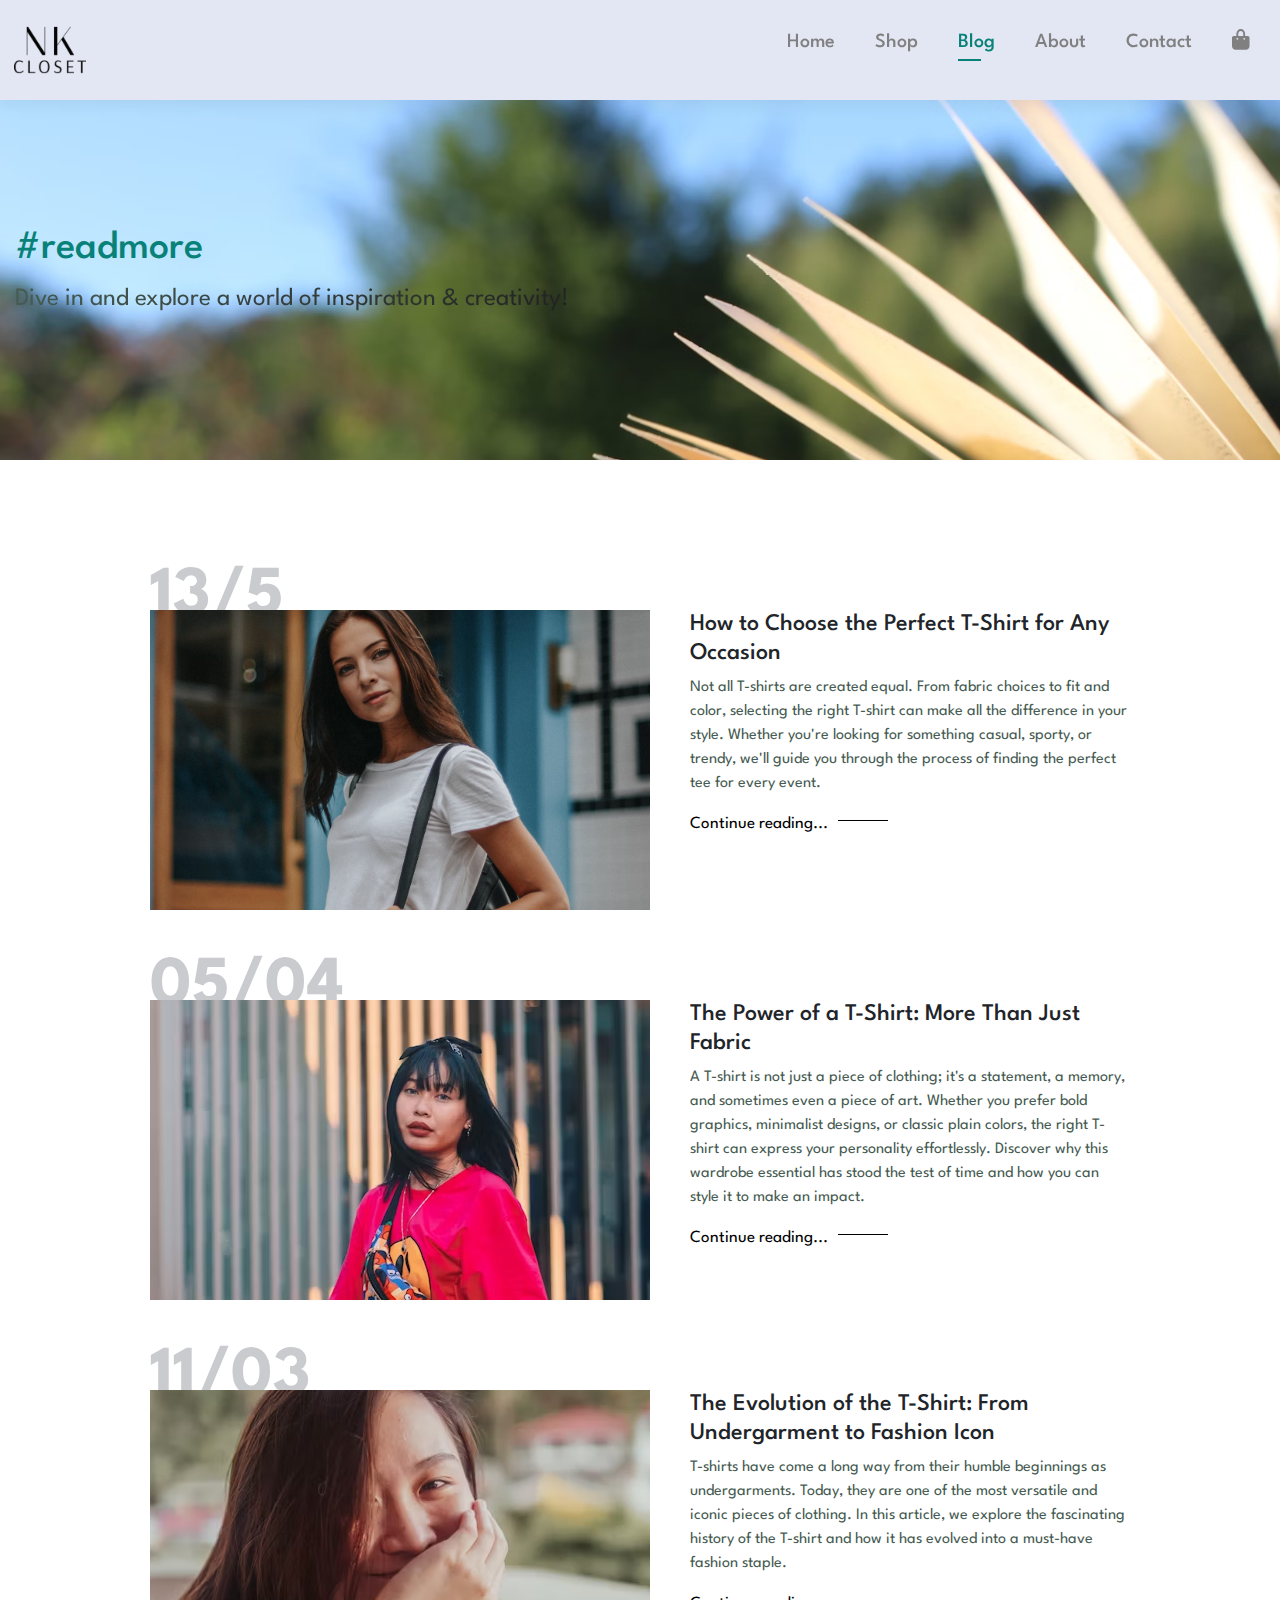
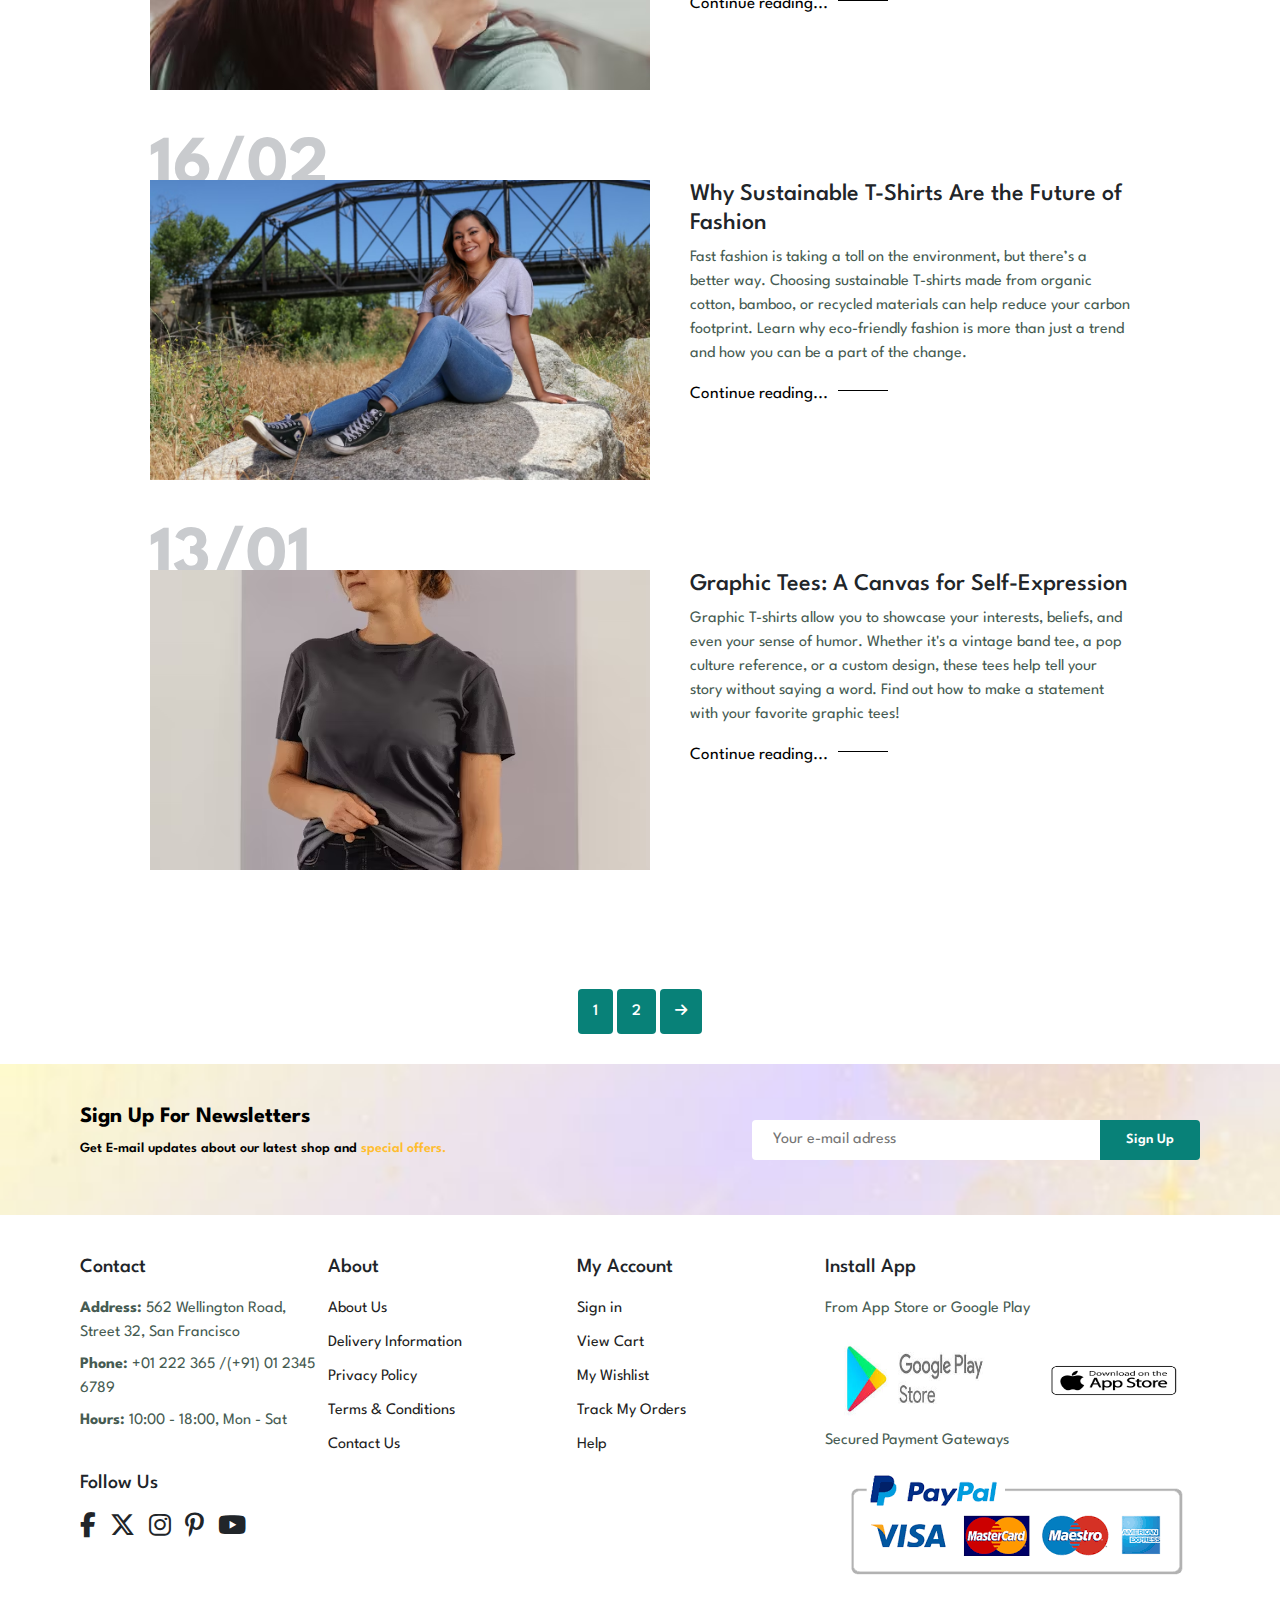
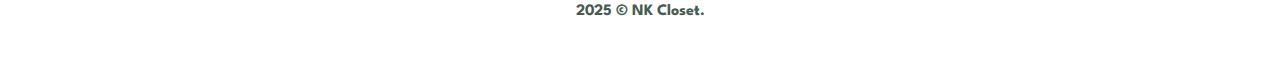
<file: blog.html>
<!DOCTYPE html>
<html lang="en">
<head>
    <meta charset="UTF-8">
    <meta name="viewport" content="width=device-width, initial-scale=1.0">
    <title>Frontend Ecommerce</title>
    <link rel="stylesheet" href="https://cdnjs.cloudflare.com/ajax/libs/font-awesome/6.7.2/css/all.min.css">
    <link rel="stylesheet" href="style.css"> 
    <link href="https://cdn.jsdelivr.net/npm/bootstrap@5.3.2/dist/css/bootstrap.min.css" rel="stylesheet">
</head>
<body>
    <section id="header">
        <a href="#"><img src="logo/logo1.png" class="logo" alt="shop logo"></a>
        <div>
            <ul id="navbar">
                <li><a  href="index.html">Home</a></li>
                <li><a  href="shop.html">Shop</a></li>
                <li><a class="active" href="blog.html">Blog</a></li>
                <li><a href="about.html">About</a></li>
                <li><a href="contact.html">Contact</a></li>
                <li id="lg-bag"><a href="cart.html"><i class="fa-solid fa-bag-shopping"></i></a></li>
                <a href="#" id="close"><i class="fa-solid fa-xmark"></i></a>
            </ul>
        </div>
        <div id="mobile">
          <a href="cart.html"><i class="fa-solid fa-bag-shopping"></i></a> 
          <i id="bar" class="fas fa-outdent"></i>
      
        </div>


    </section>

    <section id="page-header" class="blog-header">
      <div>
        <h2>#readmore</h2>
        <p>Dive in and explore a world of inspiration & creativity!

        </p>
      </div>
    </section>
    <section id="blog">
        <div class="blog-box">
            <div class="blog-img">
                <img src="/blog+about/blog 1.avif">
            </div>
            <div class="blog-details">
                <h4>How to Choose the Perfect T-Shirt for Any Occasion</h4>
                <p>Not all T-shirts are created equal. From fabric choices to fit and color, selecting the right T-shirt can make all the difference in your style. Whether you're looking for something casual, sporty, or trendy, we'll guide you through the process of finding the perfect tee for every event.</p>
                <a href="#">Continue reading...</a>
            </div>
            <h1>13/5</h1>
           
        </div>
        <div class="blog-box">
          <div class="blog-img">
              <img src="/blog+about/blog 4.avif">
          </div>
          <div class="blog-details">
              <h4>The Power of a T-Shirt: More Than Just Fabric</h4>
              <p>A T-shirt is not just a piece of clothing; it's a statement, a memory, and sometimes even a piece of art. Whether you prefer bold graphics, minimalist designs, or classic plain colors, the right T-shirt can express your personality effortlessly. Discover why this wardrobe essential has stood the test of time and how you can style it to make an impact.</p>
              <a href="#">Continue reading...</a>
          </div>
          <h1>05/04</h1>
         
      </div>
      <div class="blog-box">
        <div class="blog-img">
            <img src="/blog+about/blog 3.avif">
        </div>
        <div class="blog-details">
            <h4>The Evolution of the T-Shirt: From Undergarment to Fashion Icon</h4>
            <p>T-shirts have come a long way from their humble beginnings as undergarments. Today, they are one of the most versatile and iconic pieces of clothing. In this article, we explore the fascinating history of the T-shirt and how it has evolved into a must-have fashion staple.</p>
            <a href="#">Continue reading...</a>
        </div>
        <h1>11/03</h1>
       
    </div>
    <div class="blog-box">
      <div class="blog-img">
          <img src="/blog+about/blog 2.avif">
      </div>
      <div class="blog-details">
          <h4>Why Sustainable T-Shirts Are the Future of Fashion</h4>
          <p>Fast fashion is taking a toll on the environment, but there’s a better way. Choosing sustainable T-shirts made from organic cotton, bamboo, or recycled materials can help reduce your carbon footprint. Learn why eco-friendly fashion is more than just a trend and how you can be a part of the change.</p>
          <a href="#">Continue reading...</a>
      </div>
      <h1>16/02</h1>
     
  </div>
  <div class="blog-box">
    <div class="blog-img">
        <img src="/blog+about/blog 5.avif">
    </div>
    <div class="blog-details">
        <h4>Graphic Tees: A Canvas for Self-Expression</h4>
        <p>Graphic T-shirts allow you to showcase your interests, beliefs, and even your sense of humor. Whether it's a vintage band tee, a pop culture reference, or a custom design, these tees help tell your story without saying a word. Find out how to make a statement with your favorite graphic tees!</p>
        <a href="#">Continue reading...</a>
    </div>
    <h1>13/01</h1>
   
</div>
    </section>

    <section id="pagination" class="section-p1">
      <a href="#">1</a>
      <a href="#">2</a>
      <a href="#"><i class="fa-solid fa-arrow-right"></i></a>
         
    </section>

    <section id="newsletter" class="section-p1" class="section-m1">
      <div class="newstext">
        <h4>Sign Up For Newsletters</h4>
        <p>Get E-mail updates about our latest shop and <span>special offers.</span></p>
      </div>
      <div class="form">
        <input type="email" placeholder="Your e-mail adress">
        <button class="normal">Sign Up</button>

      </div>
    </section>

    <footer class="section-p1">
      <div class="col contact">
        <h4>Contact</h4>
        <p><strong>Address:</strong> 562 Wellington Road, Street 32, San Francisco</p>
        <p><strong>Phone:</strong> 
        +01 222 365 /(+91) 01 2345 6789</p>
        <p><strong>Hours:</strong> 10:00 - 18:00, Mon - Sat</p>
        <div class="follow">
          <h4>Follow Us</h4>
          <div class="icon">
            <i class="fab fa-facebook-f"></i>
            <i class="fab fa-x-twitter"></i>
            <i class="fab fa-instagram"></i>
            <i class="fab fa-pinterest-p"></i>
            <i class="fab fa-youtube"></i>
          </div>
        </div>
      </div>

      <div class="col">
        <h4>About</h4>
        <a href="#">About Us</a>
        <a href="#">Delivery Information</a>
        <a href="#">Privacy Policy</a>
        <a href="#">Terms & Conditions</a>
        <a href="#">Contact Us</a>
      </div>

      <div class="col">
        <h4>My Account</h4>
        <a href="#">Sign in</a>
        <a href="#">View Cart</a>
        <a href="#">My Wishlist</a>
        <a href="#">Track My Orders</a>
        <a href="#">Help</a>
      </div>

      <div class="col install">
        <h4>Install App</h4>
        <p>From App Store or Google Play</p>
        <div class="row">
         <img src="/footer/google play 2.jfif"> 
         <img src="/footer/app store.png" alt="">
        </div>
        <p>Secured Payment Gateways</p>
        <img class="payment" src="/footer/payment.png" alt="">
      </div>

      <div class="copyright">
        <p>2025 © NK Closet.</p>
      </div>

    </footer>








    <script src="https://cdn.jsdelivr.net/npm/bootstrap@5.3.2/dist/js/bootstrap.bundle.min.js"></script>
    <script src="script.js"></script>
</body>
</html>
</file>
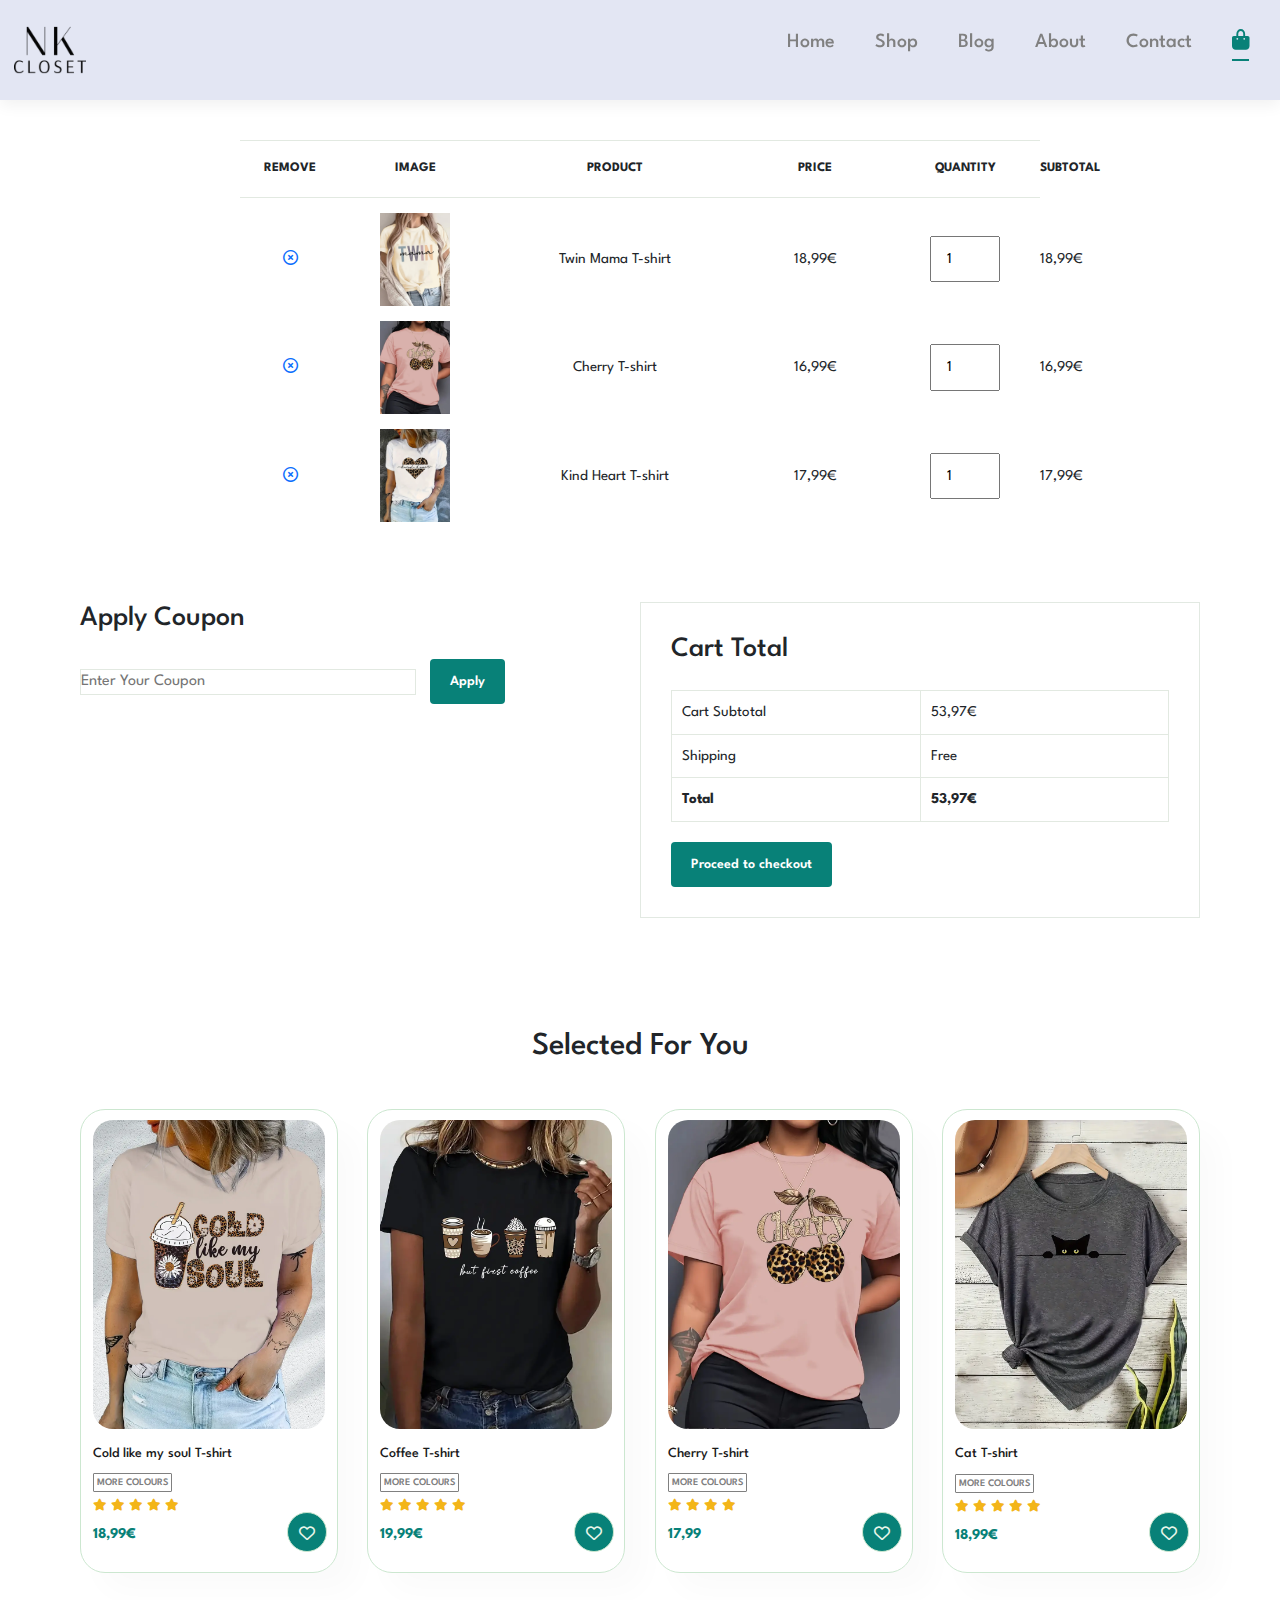
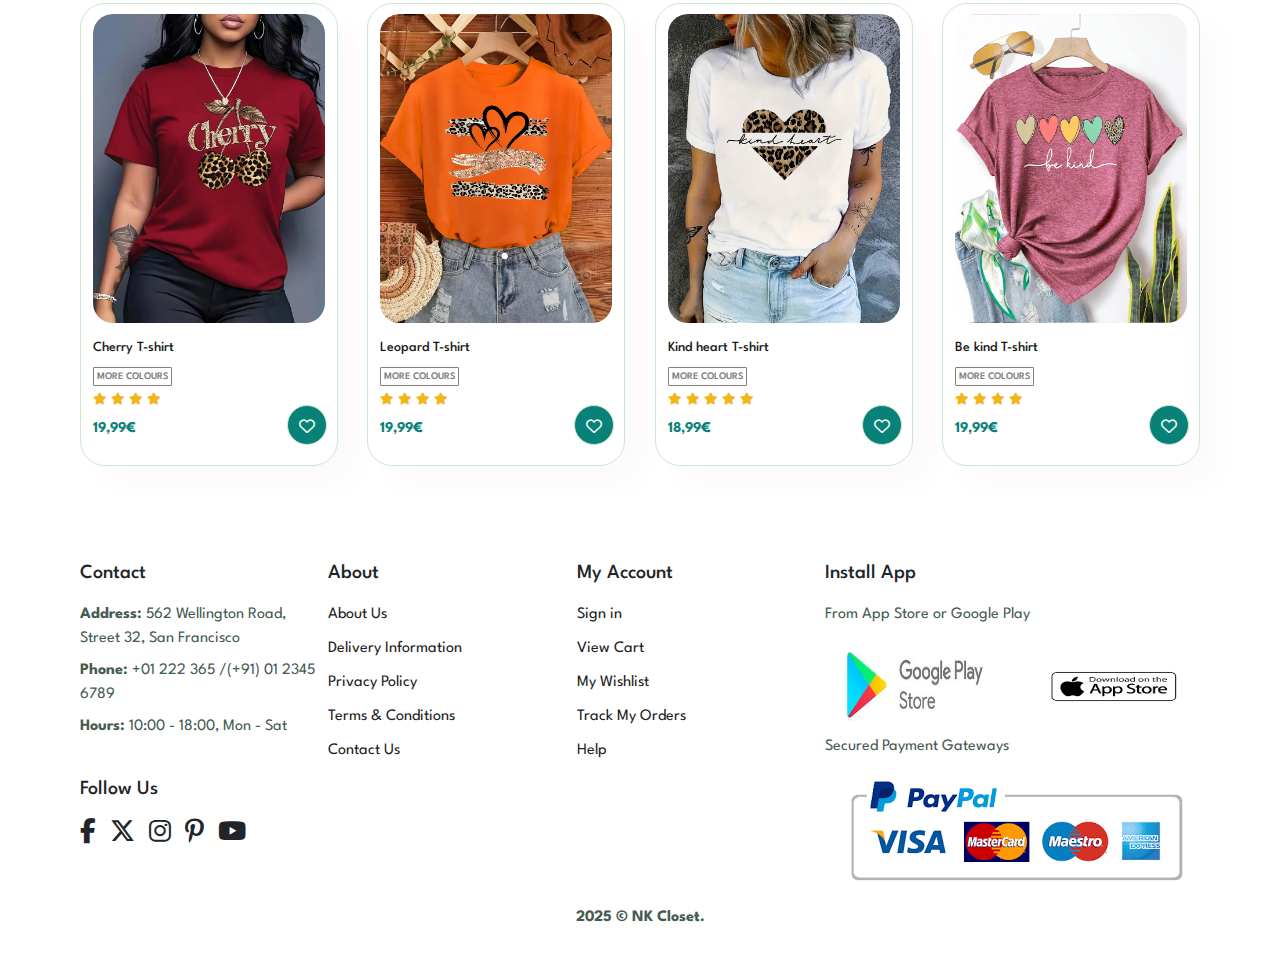
<file: cart.html>
<!DOCTYPE html>
<html lang="en">
<head>
    <meta charset="UTF-8">
    <meta name="viewport" content="width=device-width, initial-scale=1.0">
    <title>Frontend Ecommerce</title>
    <link rel="stylesheet" href="https://cdnjs.cloudflare.com/ajax/libs/font-awesome/6.7.2/css/all.min.css">
    <link rel="stylesheet" href="style.css"> 
    <link href="https://cdn.jsdelivr.net/npm/bootstrap@5.3.2/dist/css/bootstrap.min.css" rel="stylesheet">
</head>
<body>
    <section id="header">
        <a href="#"><img src="logo/logo1.png" class="logo" alt="shop logo"></a>
        <div>
            <ul id="navbar">
                <li><a  href="index.html">Home</a></li>
                <li><a  href="shop.html">Shop</a></li>
                <li><a  href="blog.html">Blog</a></li>
                <li><a  href="about.html">About</a></li>
                <li><a  href="contact.html">Contact</a></li>
                <li id="lg-bag"><a class="active" href="cart.html"><i class="fa-solid fa-bag-shopping"></i></a></li>
                <a href="#" id="close"><i class="fa-solid fa-xmark"></i></a>
            </ul>
        </div>
        <div id="mobile">
          <a href="cart.html"><i class="fa-solid fa-bag-shopping"></i></a> 
          <i id="bar" class="fas fa-outdent"></i>
      
        </div>


    </section>

    <section id="cart" class="section-p1">
        <table width="100%">
            <thead>
                <tr>
                    <td>Remove</td>
                    <td>Image</td>
                    <td>Product</td>
                    <td>Price</td>
                    <td>Quantity</td>
                    <td>Subtotal</td>
                </tr>
            </thead>
            <tbody>
              <tr>
                <td><a href="#"><i class="far fa-times-circle"></i></a></td>
                <td><img src="/T-SHIRTS/twin mama yellow.webp"></td>
                <td>Twin Mama T-shirt</td>
                <td>18,99€</td>
                <td><input type="number" value="1"></td>
                <td>18,99€</td>
              </tr>
              <tr>
                <td><a href="#"><i class="far fa-times-circle"></i></a></td>
                <td><img src="/T-SHIRTS/cherry pink.webp"></td>
                <td>Cherry T-shirt</td>
                <td>16,99€</td>
                <td><input type="number" value="1"></td>
                <td>16,99€</td>
              </tr>
              <tr>
                <td><a href="#"><i class="far fa-times-circle"></i></a></td>
                <td><img src="/T-SHIRTS/kind heart white.webp"></td>
                <td>Kind Heart T-shirt</td>
                <td>17,99€</td>
                <td><input type="number" value="1"></td>
                <td>17,99€</td>
              </tr>
          
            </tbody>

        </table>

    </section>

    <section id="cart-add" class="section-p1">
      <div id="coupon">
        <h3>Apply Coupon</h3>
        <div>
          <input type="text" placeholder="Enter Your Coupon">
          <button class="normal">Apply</button>
        </div>
      </div>

      <div id="subtotal">
        <h3>Cart Total</h3>
        <table>
          <tr>
            <td>Cart Subtotal</td>
            <td>53,97€</td>
          </tr>

          <tr>
            <td>Shipping</td>
            <td>Free</td>
          </tr>

          <tr>
            <td><strong>Total</strong></td>
            <td><strong>53,97€</strong></td>
          </tr>
        
        </table>
        <button class="normal">Proceed to checkout</button>
      </div>

    </section>

    <section id="product1" class="section-p1">
      <h2>Selected For You</h2>
      <div class="pro-container">
        <div class="pro">
          <img src="T-SHIRTS/cold like my soul beige.webp">
          <div class="des">
            <h5>Cold like my soul T-shirt</h5>
            <div class="color-btn">
              <button>MORE COLOURS</button>
            </div>
            <div class="star">
             <i class="fas fa-star"></i> 
             <i class="fas fa-star"></i> 
             <i class="fas fa-star"></i> 
             <i class="fas fa-star"></i> 
             <i class="fas fa-star"></i> 
            </div>
            <h4>18,99€</h4>
          </div>
          <a href="#"><i class="fa-solid fa-heart heart"></i></a>

        </div>
        <div class="pro">
          <img src="T-SHIRTS/cofees black.webp">
          <div class="des">
            <h5>Coffee T-shirt</h5>
            <div class="color-btn">
              <button>MORE COLOURS</button>
            </div>
            <div class="star">
             <i class="fas fa-star"></i> 
             <i class="fas fa-star"></i> 
             <i class="fas fa-star"></i> 
             <i class="fas fa-star"></i> 
             <i class="fas fa-star"></i> 
            </div>
            <h4>19,99€</h4>
          </div>
          <a href="#"><i class="fa-solid fa-heart heart"></i></a>

        </div>
        <div class="pro">
          <img src="T-SHIRTS/cherry pink.webp">
          <div class="des">
            <h5>Cherry T-shirt</h5>
            <div class="color-btn">
              <button>MORE COLOURS</button>
            </div>
            <div class="star">
             <i class="fas fa-star"></i> 
             <i class="fas fa-star"></i> 
             <i class="fas fa-star"></i> 
             <i class="fas fa-star"></i> 
            </div>
            <h4>17,99</h4>
          </div>
          <a href="#"><i class="fa-solid fa-heart heart"></i></a>

        </div>
        <div class="pro">
          <img src="T-SHIRTS/cat grey.webp">
          <div class="des">
            <h5>Cat T-shirt</h5>
            <div class="color-btn">
              <button>MORE COLOURS</button>
            </div>
            <div class="star">
             <i class="fas fa-star"></i> 
             <i class="fas fa-star"></i> 
             <i class="fas fa-star"></i> 
             <i class="fas fa-star"></i> 
             <i class="fas fa-star"></i> 
            </div>
            <h4>18,99€</h4>
          </div>
          <a href="#"><i class="fa-solid fa-heart heart"></i></a>

        </div>
        <div class="pro">
          <img src="T-SHIRTS/cherry burgundy.webp">
          <div class="des">
            <h5>Cherry T-shirt</h5>
            <div class="color-btn">
              <button>MORE COLOURS</button>
            </div>
            <div class="star">
             <i class="fas fa-star"></i> 
             <i class="fas fa-star"></i> 
             <i class="fas fa-star"></i> 
             <i class="fas fa-star"></i> 
            </div>
            <h4>19,99€</h4>
          </div>
          <a href="#"><i class="fa-solid fa-heart heart"></i></a>

        </div>
        <div class="pro">
          <img src="T-SHIRTS/leopard orange.webp">
          <div class="des">
            <h5>Leopard T-shirt</h5>
            <div class="color-btn">
              <button>MORE COLOURS</button>
            </div>
            <div class="star">
             <i class="fas fa-star"></i> 
             <i class="fas fa-star"></i> 
             <i class="fas fa-star"></i> 
             <i class="fas fa-star"></i> 
            </div>
            <h4>19,99€</h4>
          </div>
          <a href="#"><i class="fa-solid fa-heart heart"></i></a>

        </div>
        <div class="pro">
          <img src="T-SHIRTS/kind heart white.webp">
          <div class="des">
            <h5>Kind heart T-shirt</h5>
            <div class="color-btn">
              <button>MORE COLOURS</button>
            </div>
            <div class="star">
             <i class="fas fa-star"></i> 
             <i class="fas fa-star"></i> 
             <i class="fas fa-star"></i> 
             <i class="fas fa-star"></i> 
             <i class="fas fa-star"></i> 
            </div>
            <h4>18,99€</h4>
          </div>
          <a href="#"><i class="fa-solid fa-heart heart"></i></a>

        </div>
        <div class="pro">
          <img src="T-SHIRTS/be kind pink.webp">
          <div class="des">
            <h5>Be kind T-shirt</h5>
            <div class="color-btn">
              <button>MORE COLOURS</button>
            </div>
            <div class="star">
             <i class="fas fa-star"></i> 
             <i class="fas fa-star"></i> 
             <i class="fas fa-star"></i> 
             <i class="fas fa-star"></i> 
            </div>
            <h4>19,99€</h4>
          </div>
          <a href="#"><i class="fa-solid fa-heart heart"></i></a>

        </div>
       
      </div>

    </section>

    <footer class="section-p1">
      <div class="col contact">
        <h4>Contact</h4>
        <p><strong>Address:</strong> 562 Wellington Road, Street 32, San Francisco</p>
        <p><strong>Phone:</strong> 
        +01 222 365 /(+91) 01 2345 6789</p>
        <p><strong>Hours:</strong> 10:00 - 18:00, Mon - Sat</p>
        <div class="follow">
          <h4>Follow Us</h4>
          <div class="icon">
            <i class="fab fa-facebook-f"></i>
            <i class="fab fa-x-twitter"></i>
            <i class="fab fa-instagram"></i>
            <i class="fab fa-pinterest-p"></i>
            <i class="fab fa-youtube"></i>
          </div>
        </div>
      </div>

      <div class="col">
        <h4>About</h4>
        <a href="#">About Us</a>
        <a href="#">Delivery Information</a>
        <a href="#">Privacy Policy</a>
        <a href="#">Terms & Conditions</a>
        <a href="#">Contact Us</a>
      </div>

      <div class="col">
        <h4>My Account</h4>
        <a href="#">Sign in</a>
        <a href="#">View Cart</a>
        <a href="#">My Wishlist</a>
        <a href="#">Track My Orders</a>
        <a href="#">Help</a>
      </div>

      <div class="col install">
        <h4>Install App</h4>
        <p>From App Store or Google Play</p>
        <div class="row">
         <img src="/footer/google play 2.jfif"> 
         <img src="/footer/app store.png" alt="">
        </div>
        <p>Secured Payment Gateways</p>
        <img class="payment" src="/footer/payment.png" alt="">
      </div>

      <div class="copyright">
        <p>2025 © NK Closet.</p>
      </div>

    </footer>








    <script src="https://cdn.jsdelivr.net/npm/bootstrap@5.3.2/dist/js/bootstrap.bundle.min.js"></script>
    <script src="script.js"></script>
</body>
</html>
</file>
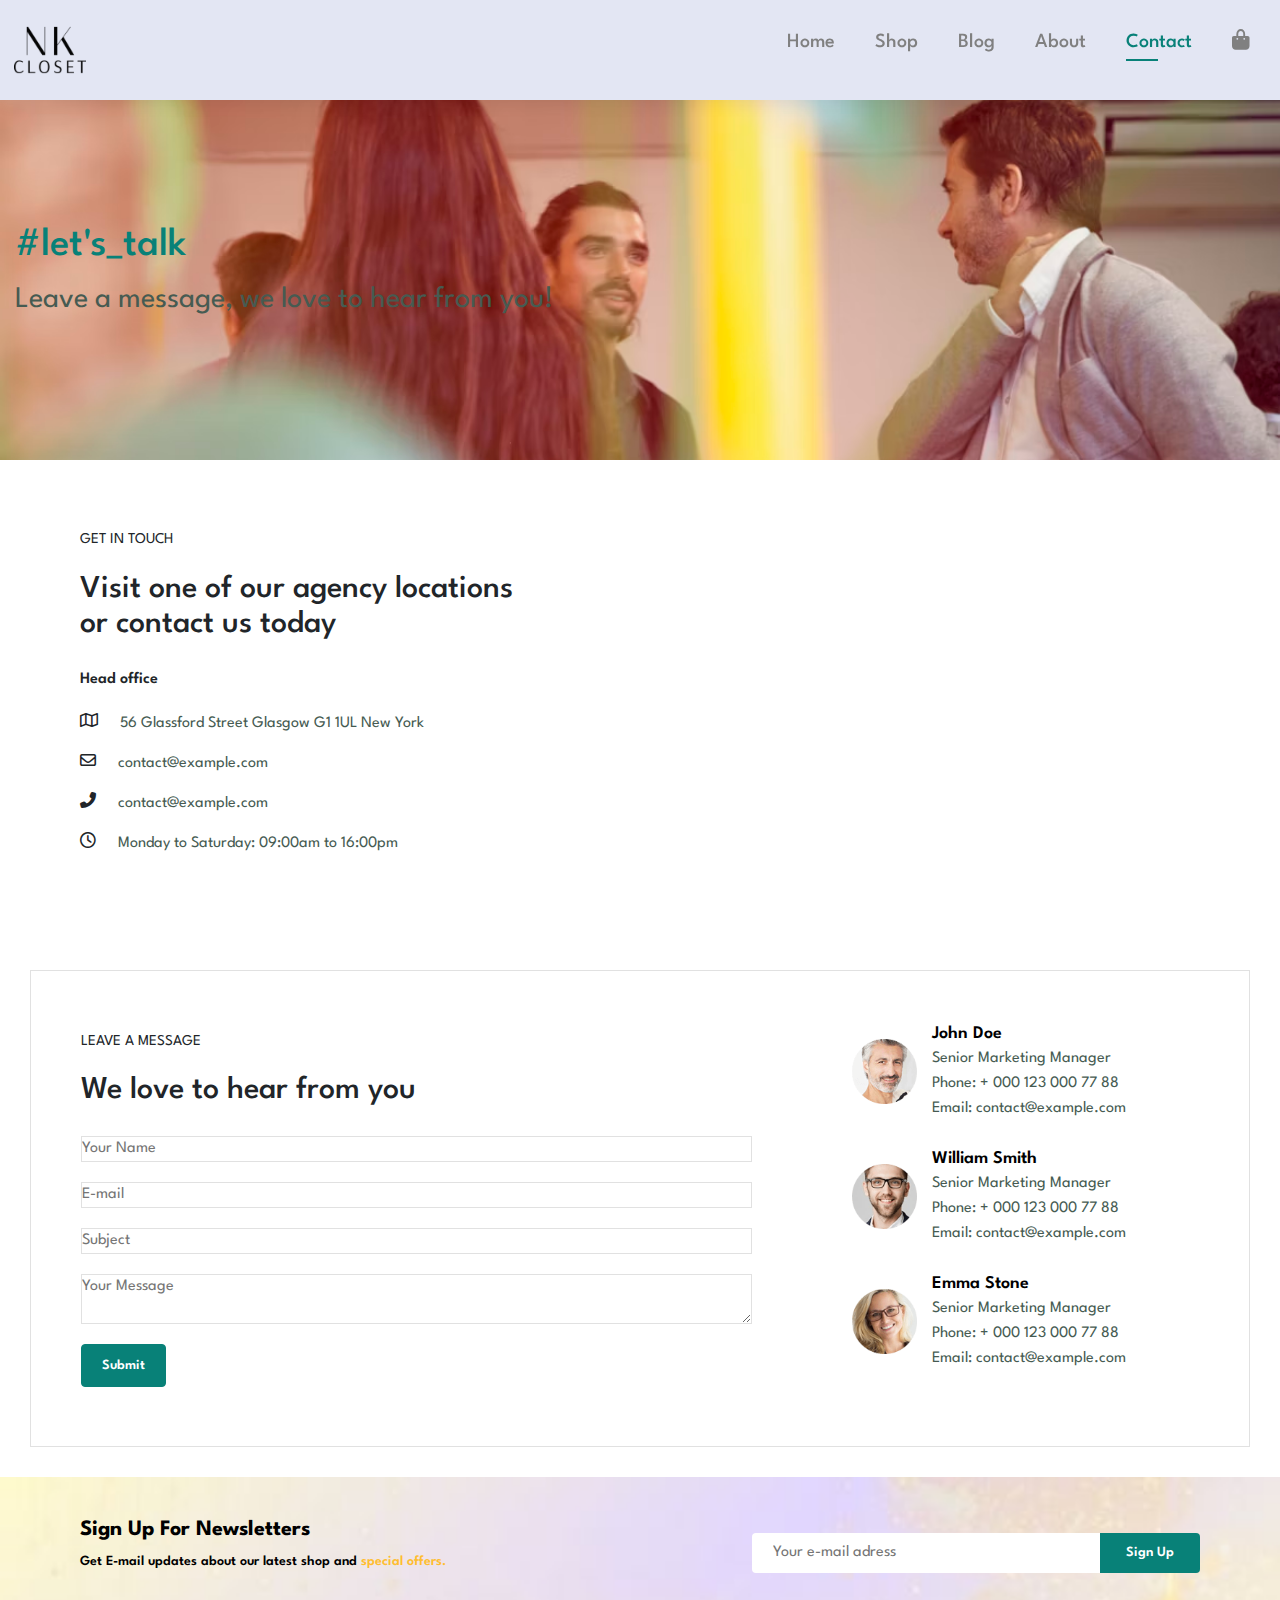
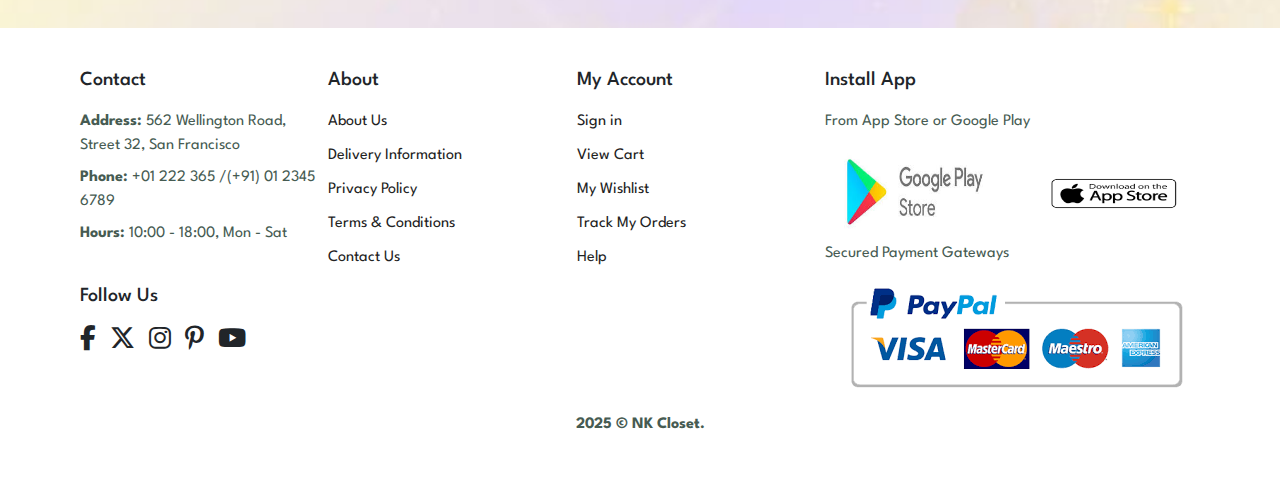
<file: contact.html>
<!DOCTYPE html>
<html lang="en">
<head>
    <meta charset="UTF-8">
    <meta name="viewport" content="width=device-width, initial-scale=1.0">
    <title>Frontend Ecommerce</title>
    <link rel="stylesheet" href="https://cdnjs.cloudflare.com/ajax/libs/font-awesome/6.7.2/css/all.min.css">
    <link rel="stylesheet" href="style.css"> 
    <link href="https://cdn.jsdelivr.net/npm/bootstrap@5.3.2/dist/css/bootstrap.min.css" rel="stylesheet">
</head>
<body>
    <section id="header">
        <a href="#"><img src="logo/logo1.png" class="logo" alt="shop logo"></a>
        <div>
            <ul id="navbar">
                <li><a  href="index.html">Home</a></li>
                <li><a  href="shop.html">Shop</a></li>
                <li><a  href="blog.html">Blog</a></li>
                <li><a  href="about.html">About</a></li>
                <li><a class="active" href="contact.html">Contact</a></li>
                <li id="lg-bag"><a href="cart.html"><i class="fa-solid fa-bag-shopping"></i></a></li>
                <a href="#" id="close"><i class="fa-solid fa-xmark"></i></a>
            </ul>
        </div>
        <div id="mobile">
          <a href="cart.html"><i class="fa-solid fa-bag-shopping"></i></a> 
          <i id="bar" class="fas fa-outdent"></i>
      
        </div>


    </section>

    <section id="page-header" class="aboutUs-header">
      <div>
        <h2>#let's_talk</h2>
        <p>Leave a message, we love to hear from you!

        </p>
      </div>
    </section>

    <section id="contact-details" class="section-p1">
        <div class="details">
            <span>GET IN TOUCH</span>
            <h2>Visit one of our agency locations or contact us today</h2>
            <h3>Head office</h3>
            <div>
                <li>
                    <i class="fa-regular fa-map"></i>
                    <p>56 Glassford Street Glasgow G1 1UL New York</p>
                </li>
                <li>
                    <i class="far fa-envelope"></i>
                    <p>contact@example.com</p>
                </li>
                <li>
                    <i class="fas fa-phone-alt"></i>
                    <p>contact@example.com</p>
                </li>
                <li>
                    <i class="far fa-clock"></i>
                    <p>Monday to Saturday: 09:00am to 16:00pm</p>
                </li>

            </div>

        </div>
        <div class="map">
            <iframe src="https://www.google.com/maps/embed?pb=!1m18!1m12!1m3!1d9780.37241253117!2d0.10286827185120176!3d52.20535555168303!2m3!1f0!2f0!3f0!3m2!1i1024!2i768!4f13.1!3m3!1m2!1s0x47d8774ed42712a9%3A0x21ca80abf36db5bb!2sCambridge%20University!5e0!3m2!1ses!2ses!4v1744048822693!5m2!1ses!2ses" width="600" height="450" style="border:0;" allowfullscreen="" loading="lazy" referrerpolicy="no-referrer-when-downgrade"></iframe>
        </div>

    </section>

    <section id="form-details">
      <form action="">

      <span>LEAVE A MESSAGE</span>
      <h2>We love to hear from you</h2>
      <input type="text" placeholder="Your Name"> 
      <input type="email" placeholder="E-mail"> 
      <input type="text" placeholder="Subject"> 
      <textarea type="text" placeholder="Your Message"></textarea></textarea> 
      <button class="normal">Submit</button>

      </form>
      <div class="people">
        <div>
          <img src="/people/1.png">
          <p><span>John Doe</span>Senior Marketing Manager <br>Phone: + 000 123 000 77 88 <br>Email: contact@example.com</p>
        </div>
        <div>
          <img src="/people/2.png">
          <p><span>William Smith</span>Senior Marketing Manager <br>Phone: + 000 123 000 77 88 <br>Email: contact@example.com</p>
        </div>
        <div>
          <img src="/people/3.png">
          <p><span>Emma Stone</span>Senior Marketing Manager <br>Phone: + 000 123 000 77 88 <br>Email: contact@example.com</p>
        </div>

      </div>



    </section>



      <section id="newsletter" class="section-p1" class="section-m1">
        <div class="newstext">
          <h4>Sign Up For Newsletters</h4>
          <p>Get E-mail updates about our latest shop and <span>special offers.</span></p>
        </div>
        <div class="form">
          <input type="email" placeholder="Your e-mail adress">
          <button class="normal">Sign Up</button>
  
        </div>
      </section>

    <footer class="section-p1">
      <div class="col contact">
        <h4>Contact</h4>
        <p><strong>Address:</strong> 562 Wellington Road, Street 32, San Francisco</p>
        <p><strong>Phone:</strong> 
        +01 222 365 /(+91) 01 2345 6789</p>
        <p><strong>Hours:</strong> 10:00 - 18:00, Mon - Sat</p>
        <div class="follow">
          <h4>Follow Us</h4>
          <div class="icon">
            <i class="fab fa-facebook-f"></i>
            <i class="fab fa-x-twitter"></i>
            <i class="fab fa-instagram"></i>
            <i class="fab fa-pinterest-p"></i>
            <i class="fab fa-youtube"></i>
          </div>
        </div>
      </div>

      <div class="col">
        <h4>About</h4>
        <a href="#">About Us</a>
        <a href="#">Delivery Information</a>
        <a href="#">Privacy Policy</a>
        <a href="#">Terms & Conditions</a>
        <a href="#">Contact Us</a>
      </div>

      <div class="col">
        <h4>My Account</h4>
        <a href="#">Sign in</a>
        <a href="#">View Cart</a>
        <a href="#">My Wishlist</a>
        <a href="#">Track My Orders</a>
        <a href="#">Help</a>
      </div>

      <div class="col install">
        <h4>Install App</h4>
        <p>From App Store or Google Play</p>
        <div class="row">
         <img src="/footer/google play 2.jfif"> 
         <img src="/footer/app store.png" alt="">
        </div>
        <p>Secured Payment Gateways</p>
        <img class="payment" src="/footer/payment.png" alt="">
      </div>

      <div class="copyright">
        <p>2025 © NK Closet.</p>
      </div>

    </footer>








    <script src="https://cdn.jsdelivr.net/npm/bootstrap@5.3.2/dist/js/bootstrap.bundle.min.js"></script>
    <script src="script.js"></script>
</body>
</html>
</file>
<file: style.css>
@import url('https://fonts.googleapis.com/css2?family=Atkinson+Hyperlegible+Mono:ital,wght@0,200..800;1,200..800&family=League+Spartan:wght@100..900&family=Playwrite+AU+VIC+Guides&family=Playwrite+CO+Guides&family=Poppins:ital,wght@0,100;0,200;0,300;0,400;0,500;0,600;0,700;0,800;0,900;1,100;1,200;1,300;1,400;1,500;1,600;1,700;1,800;1,900&family=Roboto+Mono:ital,wght@0,100..700;1,100..700&family=Titillium+Web:ital,wght@0,200;0,300;0,400;0,600;0,700;0,900;1,200;1,300;1,400;1,600;1,700&family=Ysabeau+SC:wght@1..1000&display=swap');

*{
    margin: 0;
    padding: 0;
    box-sizing: border-box;
    font-family: "League Spartan", sans-serif;
}
html {
     scroll-behavior: smooth;
}

body {
    background: #E3E6F3; /* Degradado elegante */
}
h1 {
    font-size: 50px;
    line-height: 64px;
    color: #222;
}

h2{
    font-size: 46px;
    line-height: 54px;
    color: #222;
}
h4{
    font-size: 20px;
    color: #222;
}
h6{
    font-weight: 700;
    font-size: 12px;
}
p{
    font-size: 16px;
    color: #465b52;
    margin: 15px 0 20px 0;
}
.section-p1 {
    padding: 40px 80px;
}
.section-m1 {
    margin: 40px 0px;
}
button.normal{
    font-size: 14px;
    font-weight: 600;
    color: #000;
    background-color:#fff;
    border-radius: 4px;
    border: none;
    cursor: pointer;
    outline:none;
    transition: 0.2s;
}
button.white{
    font-size: 13px;
    font-weight: 600;
    padding: 11px 18px;
    color: #000;
    background-color:transparent;
    border: 1px solid #fff;
    cursor: pointer;
    outline:none;
    transition: 0.2s;
}
body{
    width: 100%;
}
/*HEADER*/
#header{
    display: flex;
    align-items: center;
    justify-content: space-between;
    background-color: #E3E6F3;
    padding: 10px 10px; /*diferente al suyo, depende del logo*/
    box-shadow: 0 5px 15px rgba(0, 0, 0, 0.06);
    z-index: 999;
    position: sticky;
    top: 0;
    left: 0;
}
.logo{
    mix-blend-mode: multiply;
    height: 80px;
    width: 80px;
}
#navbar{
    display: flex;
   align-items: center;
    justify-content: center;
}
#navbar li {
    list-style: none; 
    padding: 0 20px; 
    position: relative;
  }
#navbar li a {
    text-decoration: none;
    font-size: 20px;
    font-weight: 500;
    color: grey;
    transition: 0.3s ease;
}
#navbar li a:hover,
#navbar li a.active {
    color: #088178;
}
#navbar li a.active::after,
#navbar li a:hover::after {
    content: "";
    width: 30%; /*Define el ancho del subrayado como el 30% del ancho del enlace.*/
    height: 2px;/*grosor de la linea*/
    background: #088178;
    position: absolute;
    bottom: -4px; /* Coloca la línea 4 píxeles debajo del enlace.  */  
    left: 20px; /* Mueve la línea 20 píxeles a la derecha dentro del enlace.*/
}

#mobile {
    display: none;
    align-items: center;
}
#close{
    display: none;
}
                    /*BANNER NEWS*/
#banner{
    justify-content: center;
    align-items: center;
    text-align: center;
    background-color: black;
    color: #fff;
    width: 100%;
    height: 10vh;
    background-size: cover;
    background-position:center;
    padding: 0 20px; /* Agrega espacio a los lados */
    box-sizing: border-box; /* Asegura que el padding no afecte el tamaño */
}
#banner h3 {
    font-size: 17px;
    max-width: 90%; /* Limita el ancho del texto para que no toque los bordes */
    margin: 0 auto; /* Centra el texto */
    padding-top: 5px;
}
#banner h4 {
    font-size: 15px;
    max-width: 90%; /* Limita el ancho del texto para que no toque los bordes */
    margin: 0 auto; /* Centra el texto */
}
#banner .banner-btn{
    font-size: 14px;
    font-weight: 400;
    padding: 1px 15px;
    color:#fff;
    background-color: transparent;
    border-radius: 1px;
    border: 0.5px solid #fff;
    cursor: pointer;
    outline:none;
    transition: 0.2s;
}
#banner .banner-btn:hover{
    background-color:#fff;
    color: #000;
}
                        /*CAROUSEL*/

/* .carousel-item img {
    width: 20%;
    height: auto; /* Mantiene la proporción natural */
    /* max-height: 500px; /* Ajusta el máximo permitido 
}*/
/* .carousel {
    width:50vw ;  /* 100% del ancho de la pantalla 
    height: 100vh; /* 100% de la altura del viewport 
    overflow: hidden; /* Evita que las imágenes sobresalgan 
  } */
.c-item {
    height: 600px;
}
.c-img {
    width: 100%;
    height: 100%;
    object-fit: contain;
}
.c-caption {
    position: absolute;
  top: 50%; /* Centra verticalmente */
  left: 50%; /* Centra horizontalmente */ 
  text-align: center;
}
.c-caption h1 {
  color: #088178; /* Color del texto */
  font-size: 4rem; /* Ajusta el tamaño del texto */
  font-weight: bold;
  text-align: center;
  white-space: normal;
  word-wrap: break-word;
}
.carousel-control-prev-icon,
.carousel-control-next-icon {
  filter: invert(100%); /* Invierte el color (blanco → negro) */
}
                    /*FEATURES */
#features{
    display: flex;
    align-items: center;
    justify-content: space-between;
    flex-wrap: wrap;
}
#features .fe-box {
    width: 180px;
    text-align: center;
    padding: 25px 15px;
}
#features .fe-icon{
    font-size: 33px;
    padding-right: 15px;
}

                /*FEATURED PRODUCTS*/
#product1 {
    text-align: center;
}
#product1 .pro-container{
    display: flex;
    justify-content: space-between;
    padding-top: 20px;
    flex-wrap: wrap;
}
#product1 .pro{
    width: 23%;
    min-width: 250px;
    padding: 10px 12px;
    border: 1px solid #cce7d0;
    border-radius: 25px;
    cursor: pointer;
    box-shadow: 20px 20px 30px rgba(0, 0, 0, 0.02);
    margin: 15px 0;
    transition: 0.02s ease;
    position: relative;
}
#product1 .pro:hover{
    box-shadow: 20px 20px 30px rgba(0, 0, 0, 0.06);

}
#product1 .pro img {
    width: 100%;
    border-radius: 20px;
}
#product1 .pro .des{
    text-align: start;
    padding: 10px 0;

}
#product1 .pro .des h5 {
    padding-top: 7px;
    color: #1a1a1a;
    font-size: 14px;

}
#product1 .pro .des i {
    font-size: 12px;
    color: rgb(243, 181, 25);
}
#product1 .pro .des h4 {
    padding-top: 7px;
    font-size: 15px;
    font-weight: 700;
    color: #088178
}
#product1 .pro .heart{
    width: 40px;
    height: 40px;
    line-height: 40px;
    border-radius: 50px;
    background-color:#088178;
    font-weight: 500;
    color:#e8f6ea;
    border: 1px solid #cce7d0;
    position: absolute;
    bottom: 20px;
    right: 10px;


}
.color-btn button {
    font-size: 10px;
    font-weight: 600;
    padding: 1px 3px;
    color:grey;
    background-color: transparent;
    border-radius: 1px;
    border: 0.5px solid grey;
    cursor: pointer;
    outline:none;
    transition: 0.2s;
}
.color-btn button:hover{
    background-color: grey;
    color: #fff;
}
            /*SMALL BANNERS */
#sm-banner{
    display: flex;
    justify-content: space-between;
    flex-wrap: wrap;

}
#sm-banner .banner-box{
    display: flex;
    flex-direction: column;
    justify-content: center;
    align-items: flex-end;
    background-image: url(/banners/discount\ banner.avif);
    min-width: 48%;
    height: 50vh;
    background-size: cover;
    background-position:center;
    padding: 30px;
}
#sm-banner .banner-box2{
    background-image: url(banners/upcoming\ banner.avif);
    align-items: flex-start;
}

#sm-banner h4{
    color: #fff;
    font-size: 20px;
    font-weight: 300;

}
#sm-banner h2{
    color: #fff;
    font-size: 28px;
    font-weight: 800;
}

#sm-banner .banner-box:hover button{
    background-color:#088178;
    color: #fff;
    border: 1px solid #088178;
}
#banner3{
    display: flex;
    justify-content: space-between;
    flex-wrap: wrap;
    padding: 0 80px;
}
#banner3 .banner-box{
    display: flex;
    flex-direction: column;
    justify-content: center;
    align-items: flex-start;
    background-image: url(banners/lookbook.avif);
    min-width: 30%;
    height: 30vh;
    background-size: cover;
    background-position:center;
    padding: 20px;
    margin-bottom: 20px;
}
#banner3 .banner-box2{
    background-image: url(banners/trendy.avif);
}
#banner3 .banner-box3{
    background-image: url(banners/look.avif);
}
#banner3 h2 {
    color: #000;
    font-weight: 900;
    font-size: 22px;

}
#banner3 h3 {
    color: #ec544e;
    font-weight: 800;
    font-size: 15px;
    
}
            /*NEWSLETTER*/
#newsletter{
    display: flex;
    justify-content: space-between;
    flex-wrap: wrap;
    align-items: center;
    background-image: url(footer/bg-newsletter.jpg);
    background-repeat: no-repeat;   
    background-size: cover;
}   
#newsletter h4{
    font-size: 22px;
    font-weight: 700;
    color: #000;

}
#newsletter p{
    font-size: 14px;
    font-weight: 600;
    color: #000;
    
}
#newsletter p span{
    color: #ffbd2f;
    
}
#newsletter .form{
    display: flex;
    width: 40%;
  
}
#newsletter input{
    height: 2.5rem;
    padding: 0 1.25em;
    font-size: 16px;
    width: 100%;
    border: 1px solid transparent;
    border-radius: 4px;
    outline: none;
    border-top-right-radius: 0;
    border-bottom-right-radius: 0;
}
#newsletter button{
    height:  2.5rem;
    min-width: 100px;
    padding: 0 20px;
    white-space: nowrap;
    background-color: #088178;
    color: #fff;
    border-top-left-radius: 0;
    border-bottom-left-radius: 0;
    border: none;

}
            /*FOOTER*/
footer {
    display: flex;
    justify-content: space-between;
    flex-wrap: wrap;
}
footer .col{
    display: flex;
    flex-direction: column;
    align-items: flex-start;
    margin-bottom: 5px;
    
}

footer h4{
    font-size: 20px;
    padding-bottom: 10px;
}
footer p{
    font-size: 16px;
    margin: 0 0 8px 0;
}
footer a{
    font-size: 16px;
    text-decoration: none;
    color: #222;
    margin-bottom: 10px;
}
footer .follow {
    margin-top: 30px;
}
footer .follow i{
    font-size: 25px;
    padding-right: 10px;
    cursor: pointer;
}
footer .install .row {
display: flex;
flex-direction: row;
justify-content: space-between;
flex-wrap: wrap;

}
footer .install .row img{ 
    width: 50%;
    height: 100px;
}
footer .follow i:hover,
footer a:hover {
    color: #088178;
}
footer .copyright {
    width: 100%;
    text-align: center;
    font-weight: 700;
    color: #000;

}
/*        SHOP PAGE               */
#page-header {
    background-image: url(hero-carousel/page\ header.avif);
    width: 100%;
    height: 85vh;
    background-size:cover;
    background-position: top 9% right 40%;
    background-repeat: no-repeat;
    display: flex;
    justify-content: flex-start;
    align-items:center;
    padding-left:15px;


}
#page-header h2 {
font-size: 55px;
color: #088178;

}
#page-header p {
    font-size: 30px;
    }
#pagination {
    text-align: center;
}   
#pagination a {
    text-decoration: none;
    background-color: #088178;
    padding: 15px;
    border-radius: 4px;
    color: #fff;
    font-weight: 500;
}   
#pagination a i {
font-size: 14px;
}
/*          SINGLE PRODUCT */

#prodetails{
    display: flex;
    padding-top: 5px;
 
}
#prodetails .single-pro-image{
    width: 30%;
    margin-right: 50px;
}
#main-img{
    margin-bottom:6px;
}
.small-img-group{
    display: flex;
    justify-content: space-between;
}
.small-img-col{
    flex-basis: 24%;
    cursor:pointer;
 
}
#prodetails .single-pro-details{
    width: 50%;
    padding-top: 30px;
}
#prodetails .single-pro-details h4{
    padding: 40px 0 20px 0;

}
#prodetails .single-pro-details h2{
    font-size: 26px;

}
#prodetails .single-pro-details select{
    display: block;
    padding: 5px 10px;
    margin-bottom: 10px;
}
#prodetails .single-pro-details input{
    width: 45px;
    height: 47px;
    padding-left: 10px;
    font-size: 16px;
    margin-right: 10px;

}
#prodetails .single-pro-details input:focus{
    outline: none;
}
#prodetails .single-pro-details button{
    background-color: #088178;
    color:#fff;
    padding: 10px 20px;
}
#prodetails .single-pro-details span{
    line-height: 25px;
    font-size: 25px;
}

/*    BLOG PAGE        */ 
#page-header.blog-header{
    background-image: url(/blog+about/blog-read.avif);
    height: 40vh; 
    }
    #blog{
        padding: 150px 150px 0 150px;
       
    }
    #page-header h2 {
        font-size: 40px;
    }
    #page-header.blog-header p {
        font-size: 25px;
        font-weight: 400;
        background: linear-gradient(to right,#465b52, #222);
        background-clip: text;
        color: transparent;
    }
    .blog-box{
        display: flex;
        justify-content: center;
        width: 100%;
        position: relative;
        margin-bottom: 90px;
    }
    #blog.blog-img{
        width: 50%;
       
        
    }
    #blog img {
        width:500px;
        height: 300px;
        object-fit: cover;
        margin-right: 40px;
    }
    #blog.blog-details{
        width: 50%;
       
    }
    #blog .blog-details a{
        text-decoration: none;
        font-size: 17px;
        color: #000;
        font-size: 800;
        position: relative;
        transition: 0.3s;
       
    }
    #blog .blog-details a::after{
        content: "";
        width: 50px;
        height: 1px;
        background-color: #000;
        position: absolute;
        top: 4px;
        right: -60px;

    }
    #blog .blog-details a:hover{
        color: #088178;

    }
    #blog .blog-details a:hover::after{
        background-color: #088178;
    }
    #blog .blog-box h1{
        position: absolute;
        top: -55px;
        left: 0;
        font-size: 70px;
        font-weight: 700;
        color: #c9cbce;
        z-index: -9;

    }
    
    /*         ABOUT PAGE         */
    #page-header.aboutUs-header {
        background-image: url(/blog+about/aboutUs1.avif);
        height: 40vh;
        background-size: cover;
        background-position: 0;

    }
    #about-head {
    display: flex;
    align-items: center;
    }  
    #about-head img{
        width: 50%;
        height: auto;
    }  
    #about-head div{
    padding: 40px;
    }  
    #about-head p {
        text-align: justify;
    }
    #about-app{
        align-items: center;
        justify-content: center;
        text-align: center;
    }
  
    #about-app .video video {
       width: 1000px;
       height: 700px;
       border-radius: 20px;
    }
    /*             CONTACT PAGE          */ 
    #contact-details{
        display: flex;
        align-items: center;
        justify-content: space-between;
    }
    #contact-details .details{
        width: 40%;
    }
    #contact-details .details span,
    #form-details form span{
        font-size: 15px;
    }
    #contact-details .details h2,
    #form-details form h2{
        font-size: 26x;
        line-height: 35px;
        padding: 20px 0;
    
    }
    #contact-details .details h3{
        font-size: 16px;
        padding-bottom: 15px;
        font-weight: 600;
    
    }
    #contact-details .details li {
        list-style: none;
        display: flex;
       
    }
    #contact-details .details li i{
        font-size:16px;
        padding-right: 22px;
    }
    #contact-details .map{
        width: 55%;
        height: 400px;
    }
    #contact-details .map iframe{
        width: 100%;
        height: 100%;
    }
    #form-details{
        display: flex;
        align-items: center;
        justify-content:flex-start;
        margin: 30px;
        padding: 50px; 
        border: 1px solid #e1e1e1;
    }
    #form-details form{
        width: 60%;
        display: flex;
        flex-direction: column;
        align-items: flex-start;
        margin-right: 100px;

    }
    #form-details form input,
    #form-details form textarea{
        width: 100%;
        padding: 20px 15;
        margin-bottom: 20px;
        outline: none;
        border: 1px solid #e1e1e1;
    }
    #form-details form button {
        background-color:#088178;
        color: #fff;
        border: 1px solid #088178;
        padding: 10px 20px;

    }
    #form-details .people div {
        padding-bottom: 25px;
        display: flex;
        align-items: center;
        justify-content: flex-start;
    }
    #form-details .people div img{
        width: 65px;
        height: 65px;
        object-fit: cover;
        margin-right: 15px;
        
    }
    #form-details .people div p{
        margin: 0;
        font-size: 16px;
        line-height: 25px;

    }
    #form-details .people div span{
        display: block;
        font-size: 18px;
        font-weight: 600;
        color: #000;
        
    }

    /* CART   PAGE     */
    #cart table{
        width: 70%;
        margin: 0 auto; 
        border-collapse: collapse;
        table-layout: fixed;
        white-space: nowrap;
        


    }
    #cart table img{
        width: 70px;
    }
    #cart table td:nth-child(1){
        width: 100px;
        text-align: center;

    }
    #cart table td:nth-child(2){
        width: 150px;
        text-align: center;

    }
    #cart table td:nth-child(3){
        width: 250px;
        text-align: center;

    }
    
    #cart table td:nth-child(4),
    #cart table td:nth-child(5),
    #cart table td:nth-child(5){
        width: 150px;
        text-align: center;

    }
    #cart table td:nth-child(5) input{
        width: 70px;
        padding: 10px 5px 10px 15px;

    }
    #cart table thead{
        border: 1px solid #e2e9e1;
        border-left: none;
        border-right: none;

    }
    #cart table thead td{
        font-weight: 700;
        text-transform: uppercase;
        font-size: 13px;
        padding:18px 0;
        }
    
    #cart table tbody tr td {
        padding-top: 15px;

    }
    #cart table tbody td {
        font-size: 15px;
        
    }
    #cart-add {
        display: flex;
        flex-wrap: wrap;
        justify-content: space-between;
    }
    #coupon {
        width: 50%;
        margin-bottom: 30px;
    }
    #coupon h3,
    #subtotal h3{
        padding-bottom: 15px;
    }
    #coupon input{
       padding-bottom: 10px 20px;
        outline: none;
        width: 60%;
        margin-right: 10px;
        border: 1px solid #e2e9e1;
    } 
    #coupon button,
    #subtotal button{
       background-color: #088178;
       color: #fff;
       padding: 12px 20px;
     } 
    #subtotal {
        width: 50%;
        margin-bottom: 30px;
        border: 1px solid #e2e9e2;
        padding: 30px;
    }
    #subtotal table {
        border-collapse: collapse;
        width: 100%;
        margin-bottom: 20px;
    }
    #subtotal table td{
        width: 50%;
        border: 1px solid #e2e9e1 ;
        padding: 10px;
        font-size: 15px;
    
    }




    
  
   
    
    
/*       START MEDIA QUERY             */

@media (max-width: 799px){
    #navbar {
        display: flex;
        flex-direction: column;
        align-items: flex-start;
        justify-content: flex-start;
        position: fixed;
        top: 0;
        right: -300px;
        height: 100vh;
        width: 300px;
        background-color: #E3E6F3;
        box-shadow: 0 40px 60px rgba(0, 0, 0, 0.1);
        padding: 80px 0 0 10px;
        transition: 0.3s;
    }
    #navbar.active{
        right: 0px;

    }
    #navbar li{
        margin-bottom: 25px;
    }
    
    #mobile {
    display: flex;
    align-items: center;
    }   
    #mobile i {
    color: #1a1a1a;
    font-size: 24px;
    padding-left: 20px;
    }
    #close{
        display: initial; /* block también funcionaría*/
        position:absolute;
        top: 30px;
        left: 30px;
        color: #222;
        font-size: 24px;
    }
    #lg-bag{
        display: none;
    }
    #banner {
        height: 07vh;
    }
    #features {
        justify-content: center;
    }
    #features .fe-box{
        margin: 0px 20px;
    }

    #product1 .pro-container {

        justify-content:center;
    }
    #product1 .pro {
        margin: 20px;
    }
    #sm-banner .banner-box {
        min-width: 100%;
        height: 30vh;
    background-size: cover;
        background-position: center;
        padding: 30px;
    }
    #banner3 .banner-box {
    
        width: 32%;
    
    }
    #newsletter .form {
        width: 70%;
    }
    footer {
        flex-wrap: wrap;
        flex-direction: row;
        justify-content: center;
    }

    footer .col{
    width: 50%;
    }

    footer .col:nth-child(1),
    footer .col:nth-child(2) {
        order: -1;
    }

    footer .install .payment{ 
        width: 100%;
    }

    /* Para centrar y organizar el contenido en móviles */
    footer .copyright {
        text-align: center;
        margin-top: 20px;
    }
    /*     SHOP PRODUCT PAGE        */
    #newsletter .form {
        width: 100%;
    }
    #page-header.blog-header {
        height: 20vh;
    }
    #blog {
        padding: 100px 100px 0 100px;
    }
    .blog-box {
        display: flex;
        flex-direction: column;
       
    }
    #blog img {
        margin-right: 0;
        width: 100%;
        margin-bottom: 15px;
    }
    #page-header.aboutUs-header {
        height: 20vh;
    
    }
    #about-head {
       padding: 20px 30px;

    }
    #about-head img {
        height: 500px;
    }
    #about-app .video video {
        width: 100%;
        height: 700px;
    }

        /* CONTACT  PAGE  */

    #contact-details {
        padding:40px ;
    }
    #form-details{
        margin: 0;
    }
  
    #form-details form {
            margin-right: 0px;
    }
    footer .install .row img {
        height: 80px;
        padding: 0;
    }
}


@media (max-width: 477px){
    #header {
        padding: 5px;
    }
    .logo {
        height: 70px;
        width: 70px;
    }
    #banner {
      height: auto;
      padding: 0px;

    }
    #banner h3 {
        max-width: 100%;
        margin: 0px;
        font-size: 10px;
        padding: 0px;
    }
    #banner h4 {
        font-size: 10px;
    }
    #banner .banner-btn {
        font-size: 10px;
        font-weight: 400;
        padding: 0px 10px;
    
    }
    .c-caption h1 {
        font-size: 2rem;
        font-weight: bold;
        justify-content: center;
        align-items: center;
        white-space: normal;
        word-wrap: break-word;
    }
    p {
        font-size: 15px;
    }
    .carousel-caption {
        top: 40%;
        left: 25%;
    }
    .section-p1{
        padding: 5px;
    }
    #features {
        display: flex;
        justify-content: space-between;
        align-items: flex-start;
    }
    #features .fe-box {
        width: 142px;
        justify-content: space-between;
        padding: 0px;
    }
    #product1 .pro {
        width: 100%;
    }
    #product1 p{
       margin: 0;
    }
    #product1 .pro-container {
    padding-top: 0;
    }
    #sm-banner .banner-box {
    padding: 0 10px;
    margin-bottom: 5px;

    
    }
    #banner3 {
    padding: 0 5px;
    }
    #banner3 .banner-box {
    width: 100%;
    margin-bottom: 5px;
    }
    #newsletter {
    padding: 15px 5px;
    }
    #newsletter .form {
    width: 100%;
    }
    footer {
  gap: 10px;
  
    }

/* footer .col .contact{
    gap: 100px;
} */
    footer .col h4{
    font-size: 18px;
    margin-bottom: 0;
    }
    footer .follow {
    margin-top: 10px;
    }

    footer .follow i {
    font-size: 15px;
    padding-right: 3px;
    }
    footer .install .row img{
    width: 180px;
    height: 60px;
    padding: 0;
    }
    footer .install .payment {
    width:180px;
    height: 50px;
   
    }
    footer .copyright {
    margin-top: 0;
    }
/*            SHOP PRODUCT PAGE        */
    #page-header h2 {
    font-size: 35px;
    margin-bottom: 0;
    }
    #page-header p {
    font-size: 20px;
    font-weight: 800px;
    }
    #pagination {
    margin-bottom: 15px;
    }
/*           SINGLE PRODUCT                */
    #prodetails{
    display: flex;
    flex-direction: column;

    }
#prodetails .single-pro-image {
    width: 100%;
    margin-right: 0;
    }
    #prodetails .single-pro-details {
    width: 100%;
    padding-top: 0;
    }
    #prodetails .single-pro-details h4 {
    padding: 20px 0 20px 0;
    }
    #prodetails .single-pro-details span{
    text-align: center;
    font-size: 18px;
    }
/*      BLOG PAGE       */
    #page-header.blog-header {
    height: 20vh;
    }
    #page-header h2 {
    font-size: 30px;
    margin-top: 15px;
    }
    #page-header.blog-header p {
    font-size: 18px;
    font-weight: 600;
    line-height: 1;
    }
    #blog {
        padding: 80px 30px 0 30px;
    }
    .blog-box {
        display: flex;
        flex-direction: column;
        justify-content: flex-start;
        width: 100%;
    
    }
    #blog img {
        width: 100%;
        height: 300px;
        margin-right: 0px;
        margin-bottom: 15px;;
    }
    #about-head {
        flex-direction: column;
 
    }
  
    #about-head img {
        width: 100%;
        height: auto;
    }
    #about-app .video video {
        width: 100%;
    
    }

    /*          CONTACT PAGE          */
    #contact-details {
        display: flex;
        flex-direction: column;
        padding: 20px;
      
    }
    #contact-details .details {
        width: 100%;
    }
    #contact-details .map {
        width: 100%;
    }
    #form-details {
        flex-direction: column;
        padding: 0;
        justify-content: center;
        margin: 20px;
    }
    #form-details form {
        width: 100%;
        margin-bottom: 40px;
 
}
}
</file>
